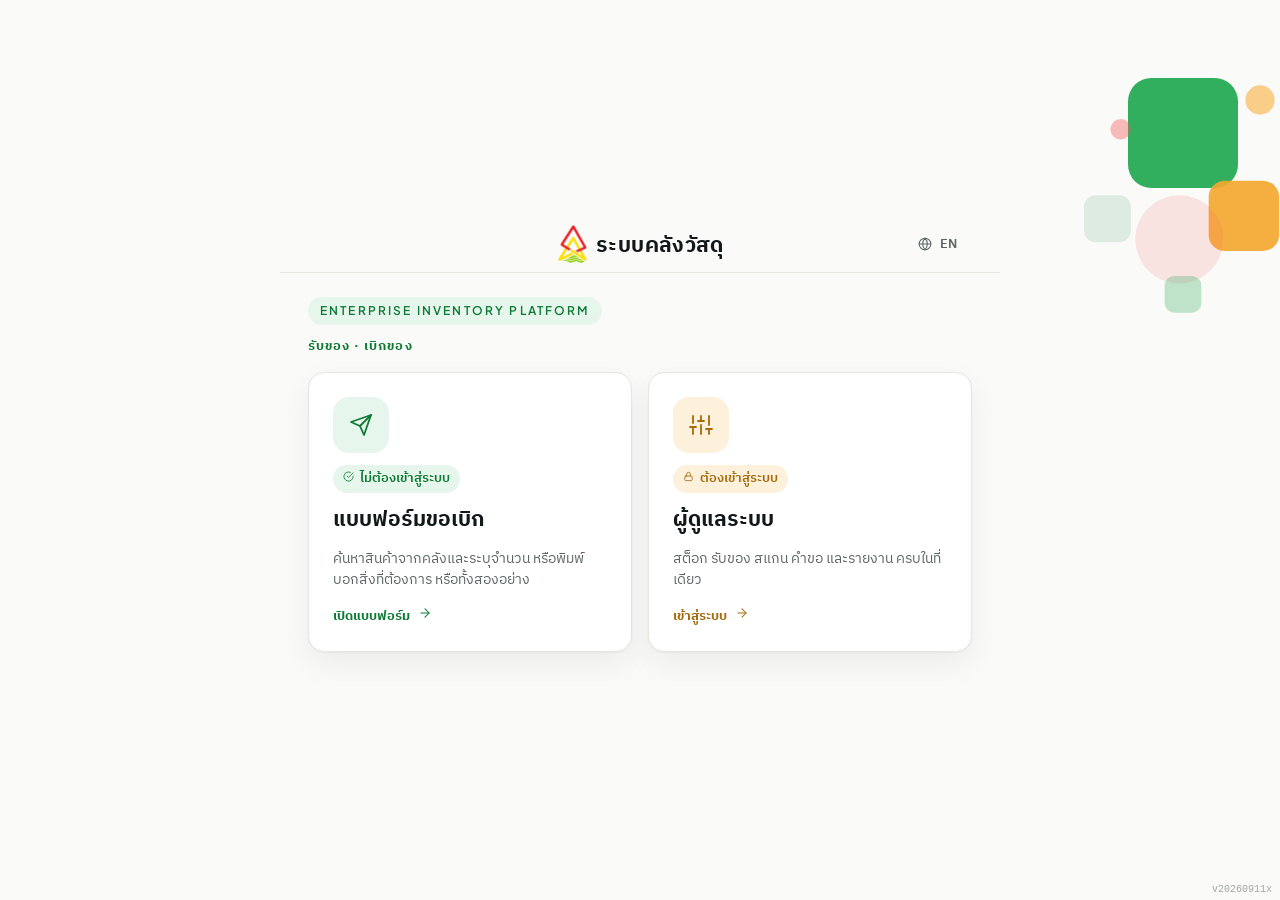
<file: index.html>
<!doctype html>
<html lang="th">
<head>
<meta charset="utf-8">
<meta name="viewport" content="width=device-width, initial-scale=1, viewport-fit=cover">
<title>Warehouse Inventory</title>

<link rel="preconnect" href="https://fonts.googleapis.com">
<link rel="stylesheet" href="https://fonts.googleapis.com/css2?family=IBM+Plex+Sans+Thai:wght@400;500;600;700&family=Plus+Jakarta+Sans:wght@600;700;800&display=swap">

<link rel="stylesheet" href="css/tokens.css?v=20260911x">
<link rel="stylesheet" href="css/app.css?v=20260911x">
</head>
<body class="hub-page">

<svg class="lp-graphic" viewBox="0 0 600 520" aria-hidden="true">
  <rect x="360" y="30" width="150" height="150" rx="32" fill="var(--lp-brand)" opacity=".92"/>
  <rect x="470" y="170" width="96" height="96" rx="22" fill="var(--lp-amber)" opacity=".9"/>
  <circle cx="430" cy="250" r="60" fill="var(--lp-coral)" opacity=".14"/>
  <rect x="300" y="190" width="64" height="64" rx="16" fill="var(--lp-brand-dark)" opacity=".12"/>
  <circle cx="540" cy="60" r="20" fill="var(--lp-amber)" opacity=".55"/>
  <rect x="410" y="300" width="50" height="50" rx="13" fill="var(--lp-brand)" opacity=".28"/>
  <circle cx="350" cy="100" r="14" fill="var(--lp-coral)" opacity=".4"/>
</svg>

<div class="app" style="max-width:720px">

  <header class="header landing-header" style="position:static">
    <span></span>
    <div class="header-brand">
      <img class="header-logo" src="img/logo-property-office.png" alt="">
      <div class="header-title" data-i18n="landingTitle">Warehouse Inventory</div>
    </div>
    <div class="header-actions">
      <button class="btn btn-ghost btn-sm" id="lang-toggle" data-icon="globe" data-icon-size="14" aria-label="Switch language"><span id="lang-toggle-label">EN</span></button>
    </div>
  </header>

  <main>
    <p class="lp-tag">Enterprise Inventory Platform</p>
    <p class="eyebrow" data-i18n="landingEyebrow">Receiving · Requisition</p>

    <div class="hub-grid">
      <a class="hub-tile" href="request.html">
        <span class="hub-tile-icon" data-icon="send" data-icon-size="24"></span>
        <span class="chip chip-ok"><span data-icon="checkCircle" data-icon-size="11"></span><span data-i18n="landingBadgeNoLogin">No login required</span></span>
        <span class="hub-tile-title" data-i18n="landingRequesterTitle">Request form</span>
        <span class="hub-tile-desc" data-i18n="landingRequesterDesc">Search the catalog and say how many, describe what you need, or both.</span>
        <span class="hub-tile-cta"><span data-i18n="landingEnter">Open the form</span><span data-icon="arrowRight" data-icon-size="14"></span></span>
      </a>
      <a class="hub-tile hub-tile-accent-amber" href="admin.html">
        <span class="hub-tile-icon" data-icon="sliders" data-icon-size="24"></span>
        <span class="chip chip-neutral"><span data-icon="lock" data-icon-size="11"></span><span data-i18n="landingBadgeLoginRequired">Staff login required</span></span>
        <span class="hub-tile-title" data-i18n="landingAdminTitle">Admin</span>
        <span class="hub-tile-desc" data-i18n="landingAdminDesc">Stock, receiving, scanning, requests, and reports in one place.</span>
        <span class="hub-tile-cta"><span data-i18n="landingEnterAdmin">Sign in</span><span data-icon="arrowRight" data-icon-size="14"></span></span>
      </a>
    </div>
  </main>
</div>

<div class="app-version no-print">v20260911x</div>

<script src="js/i18n.js?v=20260911x"></script>
<script src="js/icons.js?v=20260911x"></script>
<script>
  document.documentElement.lang = I18n.current;
  I18n.applyStatic();
  applyStaticIcons();
  document.getElementById('lang-toggle').addEventListener('click', () => {
    I18n.setLang(I18n.current === 'th' ? 'en' : 'th');
  });
</script>
</body>
</html>
</file>
<file: css/tokens.css>
/* ============================================================================
   Design tokens — instrument register (prom-design system B shape), v3.
   Direction: "Supply Chain Hub" — a clean monochrome app-UI system (white
   cards on light grey, near-black ink, near-black pill buttons for every
   committed action) with exactly one accent colour: a workwear green, used
   only for the hub icon tiles, the "healthy stock" state, and success
   moments — never for buttons, never for more than one thing on screen at
   once. Material category chips stay colour-coded for fast scanning, but
   none of them may share the accent's green (see --cat-cleaning below).
   No raw hex or px belongs in app.css — everything routes through here.
   ========================================================================= */

:root {
  /* surfaces: light neutral grey, never pure white outside cards */
  --ground:   #F2F1ED;
  --paper:    #FFFFFF;
  --paper-2:  #E9E7E1;
  --card:     #FFFFFF;

  /* line ramp — hierarchy through borders, not just existence */
  --line:        #E2E0D8;
  --line-mid:    #D0CDC2;
  --line-strong: #B0ABA0;

  /* ink ramp — near-black, neutral (not warm, not cool). ink-2 and ink-3
     share one value: a true lighter tertiary tone reads under 4.5:1 on the
     paper-2 grey fills this palette leans on (search bars, disabled
     inputs, segmented tabs), so — same fix as the landing page's earlier
     contrast pass — there is no third, lighter step here. */
  --ink:   #17171A;
  --ink-2: #66655F;
  --ink-3: #66655F;

  /* signal — the one action colour: near-black, like the reference's pill
     buttons (FILTER, SAVE, SHOW RESULTS). Not the brand accent — the accent
     is green, reserved for icon tiles and status (see --accent below). */
  --signal:       #14141A;
  --signal-hover: #2B2B32;
  --signal-wash:  #E9E7E1;
  --signal-ink:   #FFFFFF;

  /* accent — the one brand colour: a workwear green, standing in for the
     material this system is really about (steel roofing, painted racking).
     Used for hub icon tiles, the "healthy stock" state and success screens
     only — everything else stays monochrome. */
  --accent:       #2E7D54;
  --accent-hover: #256644;
  --accent-wash:  #E4F1E9;
  --accent-ink:   #1F5B3C;

  /* state tokens — product facts, not decoration. "ok" intentionally shares
     the brand accent (a healthy stock level is the good outcome this system
     exists to protect); low/discrepancy stay their own warning colours. */
  --ok:           #2E7D54;  --ok-wash:           #E4F1E9;
  --low:          #A6631F;  --low-wash:          #F5E8D8;
  --discrepancy:  #B23B3B;  --discrepancy-wash:  #F6E2E0;

  /* material category triads: base / wash / beacon. Kept colour-coded for
     scanning speed, but none of them may sit on the accent's green — that
     hue is reserved, so "Cleaning Supplies" (previously teal-green) moved
     to blue instead. */
  --cat-cement:    #7D7666;  --cat-cement-wash:    #F0EEE8;  --cat-cement-beacon:    #A9A18C;
  --cat-steel:     #33525C;  --cat-steel-wash:     #E6EDEE;  --cat-steel-beacon:     #5F8B98;
  --cat-aggregate: #7C6A45;  --cat-aggregate-wash: #F1EBDC;  --cat-aggregate-beacon: #B39D66;
  --cat-hardware:  #6B4630;  --cat-hardware-wash:  #F1E5DC;  --cat-hardware-beacon:  #A9765A;
  --cat-electrical:#8A6D1D;  --cat-electrical-wash:#F3EDD4;  --cat-electrical-beacon:#C9A227;
  --cat-sanitary:  #4A5FA0;  --cat-sanitary-wash:  #E7E9F5;  --cat-sanitary-beacon:  #7B8AC4;
  --cat-paint:     #6B4368;  --cat-paint-wash:     #F0E3EF;  --cat-paint-beacon:     #9C6B98;
  --cat-lumber:    #8B5E34;  --cat-lumber-wash:    #F1E6D8;  --cat-lumber-beacon:    #B98A54;
  --cat-cleaning:  #2E6B8F;  --cat-cleaning-wash:  #E2EEF3;  --cat-cleaning-beacon:  #5FA0C2;
  --cat-flooring:  #A85A2E;  --cat-flooring-wash:  #F5E8DC;  --cat-flooring-beacon:  #D69A66;
  --cat-ceiling:   #55707A;  --cat-ceiling-wash:   #E7EDEF;  --cat-ceiling-beacon:   #86A3AC;
  --cat-furniture: #7A3B4A;  --cat-furniture-wash: #F3E4E8;  --cat-furniture-beacon: #B37886;
  --cat-curtains:  #6E5A96;  --cat-curtains-wash:  #ECE8F5;  --cat-curtains-beacon:  #A594C9;
  --cat-other:     #5A5A58;  --cat-other-wash:     #EBEAE6;  --cat-other-beacon:     #8B8B86;

  /* elevation: mostly a 1px ring, barely any shadow — flat like the reference */
  --lift-1: 0 0 0 1px rgba(23,23,26,.07), 0 1px 2px rgba(23,23,26,.04);
  --lift-2: 0 0 0 1px rgba(23,23,26,.06), 0 6px 16px rgba(23,23,26,.08);
  --lift-3: 0 12px 32px rgba(23,23,26,.18);

  /* radius by role, not by size */
  --r-control: 12px;
  --r-media:   16px;
  --r-sheet:   20px;
  --r-commit:  999px;

  /* named z ladder */
  --z-bar: 45; --z-scrim: 48; --z-header: 50; --z-menu: 52; --z-sheet: 55;

  /* type scale — one sans, many sizes (instrument register) */
  --t-micro: .8125rem;
  --t-meta:  .875rem;
  --t-body:  1rem;
  --t-lede:  1.0625rem;
  --t-card:  1rem;
  --t-sec:   1.3125rem;
  --t-h1:    1.75rem;

  /* spacing, 4px base */
  --s1:4px; --s2:8px; --s3:12px; --s4:16px; --s5:24px; --s6:32px; --s7:48px; --s8:64px;

  /* layout */
  --pad:   clamp(16px, 4vw, 28px);
  --shell: 720px;

  /* app chrome as tokens — every scroll container references these */
  --header-h:  56px;
  --tabbar-h:  60px;
  --actionbar-h: 64px;

  /* one face across Thai + Latin; one mono for codes, quantities, timestamps */
  --ui:   'IBM Plex Sans Thai', 'IBM Plex Sans', system-ui, -apple-system, 'Segoe UI', sans-serif;
  --mono: 'IBM Plex Mono', ui-monospace, 'SFMono-Regular', monospace;

  --ease: cubic-bezier(.23,1,.32,1);
}

@media (prefers-color-scheme: dark) {
  :root {
    --ground:   #131412;
    --paper:    #1B1C19;
    --paper-2:  #232420;
    --card:     #1F201D;

    --line:        #34352F;
    --line-mid:    #46473F;
    --line-strong: #6B6C61;

    --ink:   #EDECE7;
    --ink-2: #A8A79E;
    --ink-3: #7C7B72;

    --signal:       #EDECE7;
    --signal-hover: #F7F6F2;
    --signal-wash:  #2A2B26;
    --signal-ink:   #14140F;

    --accent:       #5FB587;
    --accent-hover: #7AC79B;
    --accent-wash:  #1C2A21;
    --accent-ink:   #8ED0AA;

    --ok:          #5FB587;  --ok-wash:          #1C2A21;
    --low:         #E29A5C;  --low-wash:         #362718;
    --discrepancy: #E2807D;  --discrepancy-wash: #362020;

    --cat-cement:    #B7AF98;  --cat-cement-wash:    #26251E;  --cat-cement-beacon:    #8F8770;
    --cat-steel:     #7FAFBC;  --cat-steel-wash:     #1C2529;  --cat-steel-beacon:     #4C7883;
    --cat-aggregate: #C7AD73;  --cat-aggregate-wash: #292317;  --cat-aggregate-beacon: #9C8352;
    --cat-hardware:  #C08A6A;  --cat-hardware-wash:  #2A211B;  --cat-hardware-beacon:  #8E5F44;
    --cat-electrical:#D9BE6E;  --cat-electrical-wash:#2B2415;  --cat-electrical-beacon:#A8863A;
    --cat-sanitary:  #8FA3E0;  --cat-sanitary-wash:  #20242F;  --cat-sanitary-beacon:  #5F70A8;
    --cat-paint:     #B58FB2;  --cat-paint-wash:     #271F26;  --cat-paint-beacon:     #7A4F76;
    --cat-lumber:    #C7A06D;  --cat-lumber-wash:    #2A2115;  --cat-lumber-beacon:    #8F6A3E;
    --cat-cleaning:  #7FB8D9;  --cat-cleaning-wash:  #1C262E;  --cat-cleaning-beacon:  #3E7896;
    --cat-flooring:  #D9975F;  --cat-flooring-wash:  #2A2015;  --cat-flooring-beacon:  #A9713F;
    --cat-ceiling:   #8FB0BA;  --cat-ceiling-wash:   #1E2528;  --cat-ceiling-beacon:   #5C7880;
    --cat-furniture: #C08A97;  --cat-furniture-wash: #2A1E21;  --cat-furniture-beacon: #8F5865;
    --cat-curtains:  #A99BC9;  --cat-curtains-wash:  #241F2E;  --cat-curtains-beacon:  #7C699C;
    --cat-other:     #A2A29C;  --cat-other-wash:     #242420;  --cat-other-beacon:     #6E6E67;

    --lift-1: 0 0 0 1px rgba(0,0,0,.35), 0 1px 2px rgba(0,0,0,.3);
    --lift-2: 0 0 0 1px rgba(0,0,0,.3), 0 6px 16px rgba(0,0,0,.4);
    --lift-3: 0 12px 32px rgba(0,0,0,.5);
  }
}
</file>
<file: css/app.css>
/* ============================================================================
   Component styles. Every colour, radius and spacing value routes through
   tokens.css — nothing raw belongs here.
   ========================================================================= */

* { box-sizing: border-box; }
/* The `hidden` attribute must always win over a component's own `display`
   rule (e.g. `.btn { display: inline-flex }`) — otherwise toggling
   `el.hidden` in JS silently does nothing for anything styled that way. */
[hidden] { display: none !important; }
html { scroll-behavior: smooth; }
body {
  margin: 0;
  background: var(--ground);
  color: var(--ink);
  font-family: var(--ui);
  font-size: var(--t-body);
  line-height: 1.5;
  -webkit-font-smoothing: antialiased;
  font-variant-numeric: tabular-nums;
  overflow-x: hidden;
}
img { display: block; max-width: 100%; }
button { font-family: inherit; }
a { color: inherit; }
::selection { background: var(--signal); color: var(--signal-ink); }

.mono { font-family: var(--mono); }

/* ---- App shell ------------------------------------------------------------ */
.app {
  max-width: var(--shell);
  margin: 0 auto;
  min-height: 100vh;
  position: relative;
}

.header {
  position: sticky; top: 0; z-index: var(--z-header);
  height: var(--header-h);
  display: flex; align-items: center; justify-content: space-between;
  padding: 0 var(--pad);
  background: var(--ground);
  border-bottom: 1px solid var(--line);
}
.header-title {
  font-size: var(--t-sec);
  font-weight: 700;
  letter-spacing: .02em;
  text-transform: uppercase;
}
.header-sub {
  font-family: var(--mono);
  font-size: var(--t-micro);
  color: var(--ink-3);
}
.header-actions { display: flex; align-items: center; gap: var(--s2); }
.header-brand { display: flex; align-items: center; gap: var(--s2); min-width: 0; }
.header-logo { height: 32px; width: auto; flex: none; }

/* Landing page only: logo+title sit centered in the header instead of
   docked left — a 3-column grid (empty spacer / centered brand / lang
   toggle) keeps the brand block truly centered regardless of the toggle
   button's width on the right. */
.landing-header { display: grid; grid-template-columns: 1fr auto 1fr; align-items: center; }
.landing-header .header-brand { justify-content: center; }
.landing-header .header-actions { justify-self: end; }
.landing-header .header-logo { height: 40px; }

main {
  padding: var(--s5) var(--pad) calc(var(--tabbar-h) + var(--s8));
}

/* ---- Bottom tab bar --------------------------------------------------------- */
.tabbar {
  position: fixed; inset: auto 0 0 0; z-index: var(--z-bar);
  max-width: var(--shell); margin: 0 auto;
  height: calc(var(--tabbar-h) + env(safe-area-inset-bottom));
  padding-bottom: env(safe-area-inset-bottom);
  display: grid; grid-auto-flow: column; grid-auto-columns: 1fr;
  background: var(--paper); border-top: 1px solid var(--line);
  box-shadow: var(--lift-2);
}
.tabbar button {
  display: grid; place-items: center; gap: 3px;
  background: none; border: none; cursor: pointer;
  font-size: var(--t-micro); color: var(--ink-3);
  min-height: 48px; touch-action: manipulation;
  -webkit-tap-highlight-color: transparent;
}
.tabbar button svg { width: 20px; height: 20px; stroke: currentColor; }
.tabbar button[aria-current="page"] { color: var(--ink); font-weight: 600; }

/* ---- Buttons: the pill, in a few skins ------------------------------------- */
.btn {
  display: inline-flex; align-items: center; justify-content: center; gap: var(--s2);
  border-radius: var(--r-control);
  padding: 12px 20px;
  font-size: var(--t-meta); font-weight: 600;
  border: 1px solid transparent;
  cursor: pointer; min-height: 44px;
  transition: background .2s var(--ease), border-color .2s var(--ease), opacity .2s var(--ease);
  touch-action: manipulation;
}
/* Full stadium pill is reserved for filled, single-line committed actions —
   the reference's FILTER/SAVE/SHOW RESULTS black buttons. Outline/ghost/
   danger buttons (often short inline row actions whose label can wrap in
   Thai) keep the more modest --r-control radius, which stays legible when
   the text wraps instead of collapsing into a blob. */
.btn-primary { background: var(--signal); color: var(--signal-ink); border-radius: var(--r-commit); }
.btn-primary:hover { background: var(--signal-hover); }
.btn-primary:disabled { opacity: .4; cursor: not-allowed; }
.btn-outline { background: transparent; border-color: var(--line-strong); color: var(--ink); }
.btn-outline:hover { background: var(--paper-2); }
.btn-ghost { background: transparent; color: var(--ink-2); padding: 8px 12px; min-height: 36px; }
.btn-ghost:hover { color: var(--ink); }
.btn-danger { background: var(--discrepancy); color: #fff; }
.btn-block { width: 100%; }
.btn-sm { padding: 8px 14px; min-height: 36px; font-size: var(--t-micro); }

/* ---- Cards ------------------------------------------------------------------ */
.card {
  background: var(--card);
  border-radius: var(--r-media);
  box-shadow: var(--lift-1);
  padding: var(--s4);
}
.card + .card { margin-top: var(--s3); }
.card-row { display: flex; align-items: center; justify-content: space-between; gap: var(--s3); }
.card-title { font-weight: 600; font-size: var(--t-card); }
.card-meta { color: var(--ink-3); font-size: var(--t-micro); margin-top: 2px; }
.card-list { display: flex; flex-direction: column; gap: var(--s3); }

/* Manage Items row head: the bulk-print checkbox sits before the
   title/meta block, so this overrides .card-row's space-between with a
   plain left-aligned flow instead of pushing the two apart. */
.card-row.mi-row-head { justify-content: flex-start; }
.mi-check { display: inline-flex; align-items: center; gap: var(--s2); cursor: pointer; }
.mi-check input[type="checkbox"] { width: 18px; height: 18px; accent-color: var(--ink); cursor: pointer; }

/* Manage Items bulk-print toolbar — sits above the Active/Inactive lists,
   outside them, so it isn't rebuilt every time renderManageItemsLists()
   redraws those two containers (see openManageItemsSheet()/
   wireManageItemsForm() in app.js). */
.mi-bulk-bar {
  display: flex; align-items: center; justify-content: space-between; gap: var(--s3);
  padding: var(--s3); margin: var(--s5) 0 0;
  background: var(--paper-2); border-radius: var(--r-media);
}
.mi-select-all span { font-size: var(--t-meta); font-weight: 600; }

.stat-figure { font-family: var(--mono); font-size: var(--t-h1); font-weight: 600; letter-spacing: -.01em; }
.stat-label { font-size: var(--t-micro); color: var(--ink-3); letter-spacing: .04em; text-transform: uppercase; }

/* ---- Badges / chips ---------------------------------------------------------- */
.chip {
  display: inline-flex; align-items: center; gap: 6px;
  border-radius: var(--r-commit);
  padding: 4px 10px;
  font-size: var(--t-micro); font-weight: 600;
  white-space: nowrap;
}
.chip-cat-cement     { background: var(--cat-cement-wash);     color: var(--cat-cement); }
.chip-cat-steel      { background: var(--cat-steel-wash);      color: var(--cat-steel); }
.chip-cat-aggregate  { background: var(--cat-aggregate-wash);  color: var(--cat-aggregate); }
.chip-cat-hardware   { background: var(--cat-hardware-wash);   color: var(--cat-hardware); }
.chip-cat-electrical { background: var(--cat-electrical-wash); color: var(--cat-electrical); }
.chip-cat-sanitary   { background: var(--cat-sanitary-wash);   color: var(--cat-sanitary); }
.chip-cat-paint      { background: var(--cat-paint-wash);      color: var(--cat-paint); }
.chip-cat-lumber     { background: var(--cat-lumber-wash);     color: var(--cat-lumber); }
.chip-cat-cleaning   { background: var(--cat-cleaning-wash);   color: var(--cat-cleaning); }
.chip-cat-flooring   { background: var(--cat-flooring-wash);   color: var(--cat-flooring); }
.chip-cat-ceiling    { background: var(--cat-ceiling-wash);    color: var(--cat-ceiling); }
.chip-cat-furniture  { background: var(--cat-furniture-wash);  color: var(--cat-furniture); }
.chip-cat-curtains   { background: var(--cat-curtains-wash);   color: var(--cat-curtains); }
.chip-cat-other      { background: var(--cat-other-wash);      color: var(--cat-other); }

.chip-ok  { background: var(--ok-wash); color: var(--ok); }
.chip-low { background: var(--low-wash); color: var(--low); }
.chip-discrepancy { background: var(--discrepancy-wash); color: var(--discrepancy); }
.chip-neutral { background: var(--paper-2); color: var(--ink-2); }

.dot { width: 7px; height: 7px; border-radius: 50%; background: currentColor; flex: none; }

/* ---- Scan/search shortcut (Stock view) ------------------------------------------ */
/* A single tappable card, first thing under the header on Stock — jumps
   straight to Scan (js/app.js) so finding one item among a large catalog
   doesn't require scrolling/filtering the list below it. */
.scan-shortcut {
  display: flex; align-items: center; gap: var(--s3); width: 100%;
  text-align: left; border: none; cursor: pointer; font-family: inherit;
  background: var(--card); border-radius: var(--r-media); box-shadow: var(--lift-1);
  padding: var(--s4); margin-bottom: var(--s5);
  transition: box-shadow .2s var(--ease), transform .2s var(--ease);
}
.scan-shortcut:hover, .scan-shortcut:focus-visible { box-shadow: var(--lift-2); outline: none; }
.scan-shortcut-icon {
  display: inline-flex; align-items: center; justify-content: center;
  width: 44px; height: 44px; border-radius: var(--r-control); flex: none;
  background: var(--accent-wash); color: var(--accent-ink);
}
.scan-shortcut-text { flex: 1; min-width: 0; display: flex; flex-direction: column; gap: 2px; }
.scan-shortcut-title { font-weight: 600; font-size: var(--t-card); }
.scan-shortcut-desc { color: var(--ink-2); font-size: var(--t-micro); }
.scan-shortcut-arrow { flex: none; color: var(--ink-3); display: inline-flex; }

/* ---- Stock card -> item detail (Stock view) --------------------------------------- */
.card-clickable { cursor: pointer; transition: box-shadow .2s var(--ease); }
.card-clickable:hover, .card-clickable:focus-visible { box-shadow: var(--lift-2); outline: none; }

/* ---- Item detail sheet (Stock -> tap a card) -------------------------------------- */
.idet-photo {
  width: 100%; max-height: 200px; object-fit: cover;
  border-radius: var(--r-media); margin-bottom: var(--s4); display: block;
}
.idet-move-list { display: flex; flex-direction: column; gap: var(--s2); }
.idet-move-row {
  display: flex; align-items: center; justify-content: space-between; gap: var(--s3);
  padding: var(--s3); background: var(--paper-2); border-radius: var(--r-control);
}
.idet-move-row-text { display: flex; flex-direction: column; gap: 2px; min-width: 0; }
.idet-move-qty { font-family: var(--mono); font-weight: 600; flex: none; }
.idet-move-qty.pos { color: var(--ok); }
.idet-move-qty.neg { color: var(--discrepancy); }
.idet-actions { display: flex; gap: var(--s2); margin-top: var(--s5); }
.idet-actions .btn { flex: 1; }

/* ---- Search --------------------------------------------------------------------- */
.search-wrap { position: relative; margin-bottom: var(--s3); }
.search-wrap > svg.icon { position: absolute; left: 12px; top: 50%; transform: translateY(-50%); color: var(--ink-3); pointer-events: none; }
/* Scoped as ".search-wrap .search-input" (not just ".search-input") on
   purpose: the request-form item search sits inside a ".field" wrapper (it
   needs a <label>), and ".field input" — one class + one type selector —
   otherwise outranks a bare ".search-input" on specificity and silently
   collapses this padding back to the generic field padding, which pulls
   the placeholder text left until it overlaps the search icon. Two classes
   beats class+type regardless of source order, so this wins everywhere the
   markup ever nests a search bar. Also opts out of the native
   type="search" chrome (appearance: none) so a focused/filled field can't
   reintroduce its own reserved inset either. */
.search-wrap .search-input {
  appearance: none; -webkit-appearance: none;
  display: block; width: 100%; border: 1px solid transparent; border-radius: var(--r-commit);
  padding: 10px var(--s3) 10px 36px; font-size: var(--t-meta); font-family: inherit;
  background: var(--paper-2); color: var(--ink); margin-bottom: 0;
}
.search-wrap .search-input::-webkit-search-cancel-button,
.search-wrap .search-input::-webkit-search-decoration { -webkit-appearance: none; appearance: none; }
.search-wrap .search-input::placeholder { color: var(--ink-3); }
.search-wrap .search-input:focus {
  outline: none; background: var(--paper); border-color: var(--line-strong); box-shadow: 0 0 0 3px var(--signal-wash);
}

/* ---- Icons inside buttons/chips --------------------------------------------------- */
.btn svg.icon, .facet svg.icon, .chip svg.icon { flex: none; }

/* ---- Facets / segmented control ----------------------------------------------- */
.facets { display: flex; gap: var(--s2); overflow-x: auto; padding-bottom: var(--s1); margin-bottom: var(--s4); }
.facets::-webkit-scrollbar { display: none; }
.facet {
  display: inline-flex; align-items: center; gap: 5px;
  flex: none; border-radius: var(--r-commit); border: 1px solid var(--line-mid);
  padding: 7px 14px; font-size: var(--t-micro); font-weight: 600; color: var(--ink-2);
  background: var(--paper); cursor: pointer; touch-action: manipulation;
}
.facet[aria-pressed="true"] { background: var(--signal); color: var(--signal-ink); border-color: var(--signal); }

.segmented {
  display: grid; grid-auto-flow: column; grid-auto-columns: 1fr;
  background: var(--paper-2); border-radius: var(--r-control); padding: 3px; gap: 3px;
  margin-bottom: var(--s4);
}
.segmented button {
  display: flex; flex-direction: column; align-items: center; justify-content: center; gap: 3px;
  border: none; background: transparent; border-radius: calc(var(--r-control) - 3px);
  padding: 8px 4px; font-size: var(--t-micro); font-weight: 600; color: var(--ink-2);
  cursor: pointer;
}
.segmented button[aria-pressed="true"] { background: var(--paper); color: var(--ink); box-shadow: var(--lift-1); }

/* ---- Section headers -------------------------------------------------------- */
.section-head { display: flex; align-items: baseline; justify-content: space-between; margin: var(--s6) 0 var(--s3); }
.section-head:first-child { margin-top: 0; }
.section-head h2 {
  font-size: var(--t-sec); margin: 0; font-weight: 700;
  text-transform: uppercase; letter-spacing: .03em;
}
.section-head .count { font-family: var(--mono); color: var(--ink-3); font-size: var(--t-micro); }

.eyebrow {
  font-family: var(--ui); font-weight: 700; font-size: var(--t-micro); letter-spacing: .08em;
  text-transform: uppercase; color: var(--ink-3); margin: 0 0 var(--s2);
}

.empty {
  text-align: center; padding: var(--s7) var(--s4); color: var(--ink-3);
  border: 1px dashed var(--line-mid); border-radius: var(--r-media);
}
.empty p { margin: 0 0 var(--s3); }

/* ---- Forms -------------------------------------------------------------------- */
.field { margin-bottom: var(--s4); }
.field label {
  display: block; font-size: var(--t-micro); font-weight: 600; color: var(--ink-2);
  margin-bottom: var(--s2);
}
.field input, .field select, .field textarea {
  width: 100%; border: 1px solid transparent; border-radius: var(--r-control);
  padding: 11px var(--s3); font-size: var(--t-body); font-family: inherit;
  background: var(--paper-2); color: var(--ink);
}
.field textarea { resize: vertical; min-height: 72px; }
.field input:focus, .field select:focus, .field textarea:focus {
  outline: none; background: var(--paper); border-color: var(--line-strong); box-shadow: 0 0 0 3px var(--signal-wash);
}
.field-hint { font-size: var(--t-micro); color: var(--ink-3); margin-top: var(--s1); }
.field input:disabled { background: var(--line); color: var(--ink-3); cursor: not-allowed; }

.field-with-btn { display: flex; gap: var(--s2); align-items: stretch; }
.field-with-btn select, .field-with-btn input { flex: 1; min-width: 0; }
.field-with-btn .btn { flex: 1; }

/* Copies-to-print field next to every "Print sticker" button (Manage Items
   row, Item detail, Receive/Return confirmation) — a small labeled field
   sized to sit inline with a btn-sm/btn without changing that button's own
   width. */
.qty-field { display: flex; flex-direction: column; gap: 3px; flex: none; }
.qty-field-label {
  font-size: 9px; font-weight: 600; letter-spacing: .04em; text-transform: uppercase;
  color: var(--ink-3); text-align: center;
}
.qty-mini-input {
  width: 56px; flex: none; border: 1px solid transparent; border-radius: var(--r-control);
  padding: 8px; min-height: 36px; font-size: var(--t-micro); font-family: var(--mono);
  background: var(--paper-2); color: var(--ink); text-align: center;
}
.qty-mini-input:focus {
  outline: none; background: var(--paper); border-color: var(--line-strong); box-shadow: 0 0 0 3px var(--signal-wash);
}
.btn-icon-add {
  display: inline-flex; align-items: center; justify-content: center;
  flex: none; width: 44px;
  border: 1px solid var(--line-strong); border-radius: var(--r-control);
  background: transparent; color: var(--ink); cursor: pointer; touch-action: manipulation;
}
.btn-icon-add:hover { background: var(--paper-2); }

.new-category-row { display: flex; gap: var(--s2); align-items: center; margin-top: var(--s2); }
.new-category-row input { flex: 1; min-width: 0; margin: 0; }
.field-row { display: grid; grid-template-columns: 1fr 1fr; gap: var(--s3); }

.form-error {
  background: var(--discrepancy-wash); color: var(--discrepancy);
  border-radius: var(--r-control); padding: var(--s3); font-size: var(--t-meta);
  margin-bottom: var(--s4);
}
.form-success {
  background: var(--ok-wash); color: var(--ok);
  border-radius: var(--r-control); padding: var(--s3); font-size: var(--t-meta);
  margin-bottom: var(--s4);
}

/* ---- Sheet (bottom modal) ------------------------------------------------------ */
.scrim {
  position: fixed; inset: 0; z-index: var(--z-scrim);
  background: rgba(20,20,16,.5);
  display: flex; align-items: flex-end; justify-content: center;
}
.scrim[hidden] { display: none; }
.sheet {
  width: 100%; max-width: var(--shell);
  max-height: 88vh; overflow-y: auto;
  background: var(--paper);
  border-radius: var(--r-sheet) var(--r-sheet) 0 0;
  padding: var(--s5) var(--pad) calc(var(--s6) + env(safe-area-inset-bottom));
  box-shadow: var(--lift-3);
}
.sheet-handle { width: 36px; height: 4px; border-radius: var(--r-commit); background: var(--line-strong); margin: 0 auto var(--s4); }
.sheet-head { display: flex; align-items: center; justify-content: space-between; margin-bottom: var(--s4); }
.sheet-head h3 { margin: 0; font-size: var(--t-sec); font-weight: 600; }
.sheet-close { background: none; border: none; color: var(--ink-3); font-size: 20px; cursor: pointer; padding: var(--s1); }

/* ---- Scan view ------------------------------------------------------------------ */
.scan-frame {
  position: relative; width: 100%; aspect-ratio: 1 / 1; max-width: 320px;
  margin: 0 auto var(--s4); border-radius: var(--r-media); overflow: hidden;
  background: var(--ink); box-shadow: var(--lift-2);
}
.scan-frame video { width: 100%; height: 100%; object-fit: cover; }
.scan-frame .reticle {
  position: absolute; inset: 12%; border: 2px solid rgba(255,255,255,.85);
  border-radius: var(--r-media); pointer-events: none;
}
.scan-note { text-align: center; color: var(--ink-3); font-size: var(--t-micro); margin-bottom: var(--s4); }

/* ---- Sticker (printable) --------------------------------------------------------- */
.sticker {
  display: flex; align-items: center; gap: var(--s3);
  background: #fff; color: #111; border: 1px solid #ccc; border-radius: 8px;
  padding: var(--s3); width: fit-content;
}
.sticker-logo { height: 16px; width: auto; margin-bottom: 3px; }
.sticker-sku { font-weight: 700; font-size: 13px; }
.sticker-date { font-size: 11px; color: #555; margin-top: 2px; }

/* ---- Tables (reports) -------------------------------------------------------------- */
.table-scroll { overflow-x: auto; border-radius: var(--r-media); box-shadow: var(--lift-1); }
table { width: 100%; border-collapse: collapse; background: var(--card); font-size: var(--t-meta); }
th, td { text-align: left; padding: var(--s3); white-space: nowrap; }
th {
  font-size: var(--t-micro); text-transform: uppercase; letter-spacing: .04em;
  color: var(--ink-3); border-bottom: 1px solid var(--line);
}
td { border-bottom: 1px solid var(--line); }
tr:last-child td { border-bottom: none; }
td.num, th.num { text-align: right; font-family: var(--mono); }

/* ---- Toast ------------------------------------------------------------------------- */
.toast {
  position: fixed; left: 50%; bottom: calc(var(--tabbar-h) + var(--s4));
  transform: translateX(-50%);
  background: var(--ink); color: var(--ground);
  padding: 12px 20px; border-radius: var(--r-control);
  font-size: var(--t-meta); box-shadow: var(--lift-3);
  z-index: var(--z-sheet); max-width: calc(100% - var(--s6));
  text-align: center;
}
.toast.error { background: var(--discrepancy); }
.toast.success { background: var(--ok); }

/* ---- Version badge ------------------------------------------------------------------
   A small, non-interactive corner label so it's obvious at a glance whether a
   device is actually running the latest deploy or a stale cached copy (see
   the ?v= query string on every local <script>/<link> tag, which this same
   number should always match). Fixed positioning keeps it clear of the
   bottom tabbar/content regardless of scroll or which page it's on; hidden
   on print so it never shows up on the printed requisition slip. */
.app-version {
  position: fixed; right: 8px; bottom: 3px; z-index: 40;
  font-family: var(--mono); font-size: 10px; color: var(--ink-3);
  opacity: .55; pointer-events: none; user-select: none;
}

/* ---- Loading skeleton ---------------------------------------------------------------- */
.skeleton {
  background: linear-gradient(90deg, var(--paper-2) 25%, var(--line) 37%, var(--paper-2) 63%);
  background-size: 400% 100%;
  animation: shimmer 1.4s ease infinite;
  border-radius: var(--r-control);
}
@keyframes shimmer { 0% { background-position: 100% 50%; } 100% { background-position: 0 50%; } }

@media (prefers-reduced-motion: reduce) {
  .skeleton { animation: none; }
}

/* ---- Print ------------------------------------------------------------------------------ */
/* .print-sheet (request.html) is the printable requisition slip — built to
   stand alone on paper, so it never needs #print-area's on-screen card look.
   Hidden here, shown only under @media print below. */
.print-sheet { display: none; }

/* .admin-print-sheet (admin.html) is the print-only target every sticker
   print action populates — a single item's repeated-copy sheet
   (printStickerSheet() in app.js, used by Manage Items/Receive/Return) or
   Manage Items' "Print selected" bulk action (printSelectedStickers()):
   either way, a grid of stickers to cut apart from plain A4 paper — no
   specific label-sheet brand/alignment to match, so sticker size/spacing
   here is free to pick (kept generous enough to stay easily scannable once
   cut out). Same hide/show pattern as .print-sheet above. */
.admin-print-sheet { display: none; }

@media print {
  .header, .tabbar, .btn, .toast, .no-print, .login-screen, .scrim { display: none !important; }
  body { background: #fff; }
  main { padding: 0; }
  /* admin.html's whole app shell — id="app-shell" is unique to that page;
     request.html's own .app div carries no id, and still needs to print
     .print-sheet nested inside it, so this can't just target ".app". None
     of admin.html's on-screen content (whichever tab happens to be active,
     e.g. the full Stock list) is meant to print — only the print-only
     containers that follow it in the DOM (.admin-print-sheet). Hiding the
     shell outright, rather than trying to zero out its box with
     min-height:0 (which left it laying claim to a full blank page above
     the actual print content — reported as "page 1 is blank, stickers
     start on page 2"), is the only way guaranteed to leave no residual
     height behind, regardless of what's nested inside it. */
  #app-shell { display: none !important; }
  #print-area {
    /* On-screen confirmation card is a digital summary; .print-sheet below
       is what actually goes on paper, so the card doesn't print at all. */
    display: none !important;
  }
  .confirm-code { background: #fff !important; color: #111 !important; border: 1px solid #ccc; }
  .print-sheet { display: block; color: #111; }

  /* flex-wrap, not CSS Grid — Chrome's print engine has a long-standing bug
     where a grid container doesn't reliably fragment starting at the very
     top of the first page (it often pushes the whole grid to page 2 even
     with zero space above it), which is exactly the "blank page 1" report
     this replaced. Flexbox wrapping has always fragmented across print
     pages correctly. */
  .admin-print-sheet.print-sticker-grid {
    display: flex;
    flex-wrap: wrap;
    gap: 6mm;
    padding: 8mm;
    color: #111;
  }
  /* Two per row: each sticker is half the row width minus its share of the
     one gap between them — otherwise a short SKU name would leave a lot of
     dead space between cut lines. The dashed border doubles as the cut
     guide. break-inside/page-break-inside stop a sticker from being sliced
     across two pages when the sheet runs long. */
  .print-sticker-grid .sticker {
    width: calc(50% - 3mm); box-sizing: border-box;
    border: 1px dashed #999;
    break-inside: avoid; page-break-inside: avoid;
  }
}

/* ---- Printable requisition slip (request.html, print/PDF only) — modeled
   on the paper "ใบเบิกวัสดุ/อุปกรณ์" slip this form replaces: header info,
   a numbered item table, and 4 signature boxes for the physical sign-off
   chain (requester -> supervisor -> issuer -> receiver). Plain borders and
   black-on-white throughout since this is meant to be printed/scanned, not
   viewed on screen. ------------------------------------------------------ */
.print-sheet-letterhead {
  display: flex; align-items: center; gap: var(--s3); margin-bottom: var(--s3);
}
.print-sheet-logo {
  height: 56px; width: auto; display: block;
}
.print-sheet-org-name {
  font-size: var(--t-meta); font-weight: 700; line-height: 1.3;
}
.print-sheet-head {
  display: flex; justify-content: space-between; align-items: flex-end;
  border-bottom: 2px solid #111; padding-bottom: var(--s3); margin-bottom: var(--s4);
}
.print-sheet-title { font-size: var(--t-sec); font-weight: 700; }
.print-sheet-code { font-family: var(--mono); font-size: var(--t-meta); }
/* Groups the request code with its QR badge (staff scan this off the
   printed/PDF slip to jump straight to the "fulfill this request" screen —
   see openFulfillRequestSheet() in app.js) so the pair right-aligns as one
   unit instead of the QR fighting the code for baseline alignment. */
.print-sheet-code-group { display: flex; flex-direction: column; align-items: flex-end; gap: var(--s1); }
.print-sheet-qr { width: 72px; height: 72px; }
.print-sheet-qr img, .print-sheet-qr canvas, .print-sheet-qr table { width: 100% !important; height: 100% !important; }
/* table-layout: fixed keeps column widths identical across every row
   regardless of content length — with the default "auto" layout, a long
   wrapped label in one row (e.g. the Thai area/job header) could pull that
   column's width differently row-to-row, which is exactly the kind of
   mismatch that made cell borders look broken/incomplete in print. Borders
   are drawn with box-shadow (inset) rather than the border property for the
   same reason: Chrome's print rasterizer has a long-standing bug where
   collapsed 1px table borders render with missing/dashed segments — an
   inset box-shadow paints the same visual line without going through that
   border-collapse code path, so it survives printing/PDF export intact. */
.print-sheet-meta {
  width: 100%; table-layout: fixed; border-collapse: collapse; margin-bottom: var(--s4); font-size: var(--t-meta);
}
.print-sheet-meta th, .print-sheet-meta td {
  /* white-space: normal overrides the site-wide "th, td { white-space:
     nowrap }" rule (used by the admin Reports tables) — without it, that
     global rule silently wins and suppresses wrapping entirely regardless
     of word-break, which is what let the long area/job label overflow and
     visually collide with the next cell's text. */
  box-shadow: inset 0 0 0 1px #999; padding: var(--s2) var(--s3); text-align: left; vertical-align: top;
  white-space: normal; word-break: break-word;
}
.print-sheet-meta th { width: 18%; background: #f2f2f2; font-weight: 600; }
.print-sheet-meta td { width: 32%; }
.print-sheet-items {
  width: 100%; table-layout: fixed; border-collapse: collapse; margin-bottom: var(--s5); font-size: var(--t-meta);
}
.print-sheet-items th, .print-sheet-items td {
  box-shadow: inset 0 0 0 1px #999; padding: var(--s2) var(--s3); text-align: left;
  white-space: normal; word-break: break-word;
}
.print-sheet-items th { background: #f2f2f2; font-weight: 600; }
.print-sheet-items .print-col-no { width: 8%; text-align: center; }
.print-sheet-items .print-col-qty { width: 12%; text-align: right; }
.print-sheet-items .print-col-unit { width: 14%; }
.print-sheet-notes {
  font-size: var(--t-meta); margin: 0 0 var(--s5);
  padding-bottom: var(--s3); border-bottom: 1px solid #999;
}
.print-sheet-notes strong { display: block; margin-bottom: var(--s1); }
.print-sheet-signatures {
  display: grid; grid-template-columns: 1fr 1fr; gap: var(--s5) var(--s6); margin-top: var(--s5);
}
.print-sig-box { text-align: center; }
.print-sig-line { height: 48px; border-bottom: 1px solid #111; }
.print-sig-label { margin-top: var(--s2); font-size: var(--t-meta); }
/* Repeats on every physical printed page (Chrome/Edge keep position:fixed
   elements pinned per page when printing) — shows the request number so a
   multi-page slip stays identifiable if pages get separated. Real "Page X
   of Y" numbering isn't something a web page's own CSS/JS can compute
   (browsers don't expose pagination info to page content); the built-in
   equivalent is the browser's own Print dialog -> "More settings" ->
   Headers and footers, which prints real page numbers automatically. */
.print-sheet-footer {
  display: none;
}
@media print {
  .print-sheet-footer {
    display: block; position: fixed; bottom: 0; left: 0; right: 0;
    text-align: center; font-size: var(--t-micro); color: #666;
    border-top: 1px solid #ccc; padding-top: var(--s2);
  }
}

/* ---- Landing page (index.html) — a hub screen, same component library as
   the rest of the app (header, eyebrow, chip) plus one new pattern: a grid
   of icon tiles, the app's two entry points standing in for what would be
   a "Sales / Inventory / Purchasing" hub grid in the reference system. */
body.hub-page {
  display: flex; align-items: center; justify-content: center;
  min-height: 100vh; min-height: 100dvh;
}
body.hub-page .app { min-height: 0; }
body.hub-page main { padding-bottom: var(--s6); }
.hub-grid {
  display: flex; flex-direction: column; gap: var(--s4);
  margin-top: var(--s4);
}
.hub-tile {
  display: flex; flex-direction: column; align-items: flex-start; gap: var(--s3);
  background: var(--card); border-radius: var(--r-media); box-shadow: var(--lift-1);
  padding: var(--s5); text-decoration: none; color: inherit;
  transition: box-shadow .2s var(--ease), transform .2s var(--ease);
}
.hub-tile:hover, .hub-tile:focus-visible { box-shadow: var(--lift-2); transform: translateY(-2px); outline: none; }
.hub-tile-icon {
  display: inline-flex; align-items: center; justify-content: center;
  width: 56px; height: 56px; border-radius: var(--r-media);
  background: var(--accent-wash); color: var(--accent-ink); flex: none;
}
.hub-tile-title { font-size: var(--t-sec); font-weight: 700; }
.hub-tile-desc { color: var(--ink-2); font-size: var(--t-meta); }
.hub-tile-cta {
  display: inline-flex; align-items: center; gap: var(--s2);
  margin-top: var(--s1); font-size: var(--t-micro); font-weight: 700; color: var(--ink);
}

/* ============================================================================
   Landing page bright theme (index.html only) — a modern, colorful
   enterprise-SaaS register: warm white ground, a saturated green primary
   plus amber secondary (both already in the brand — the green is the app's
   own --accent at a punchier saturation, the amber echoes the logo's gold),
   and an abstract geometric graphic instead of literal illustration.
   Layered on top of the structural rules above (.hub-grid/.hub-tile shape,
   flex centering) the same way the login screen's cinematic theme layers
   on .login-card — local --lp-* tokens only, never --ground/--ink/etc, so
   this can't leak into the operational app past login. Deliberately one
   fixed light mood regardless of OS theme, same reasoning as the login
   screen committing to always-dark.
   ========================================================================= */
body.hub-page {
  --lp-bg:          #FAFAF8;
  --lp-surface:     #FFFFFF;
  --lp-ink:         #12181A;
  --lp-ink-2:       #5B6664;
  --lp-line:        #E7E5DF;
  --lp-brand:       #16A34A;
  --lp-brand-dark:  #0D7A34;
  --lp-brand-wash:  #E7F6EC;
  --lp-amber:       #F5A524;
  --lp-amber-dark:  #A66A0A;
  --lp-amber-wash:  #FDF1DC;
  --lp-coral:       #EF5350;
  --lp-display:     'Plus Jakarta Sans', var(--ui);
}
body.hub-page { background: var(--lp-bg); color: var(--lp-ink); overflow-x: hidden; }
body.hub-page .header { background: var(--lp-bg); border-bottom-color: var(--lp-line); }
body.hub-page .header-title { color: var(--lp-ink); font-family: var(--lp-display); }
body.hub-page .eyebrow { color: var(--lp-brand-dark); }
body.hub-page .app-version { color: var(--lp-ink-2); }
body.hub-page .btn-ghost { color: var(--lp-ink-2); }
body.hub-page .btn-ghost:hover { color: var(--lp-ink); background: var(--lp-line); }

/* Decorative abstract graphic — a scatter of rounded shapes in the brand
   colors, standing in for a literal warehouse illustration. Sits behind
   the content (z-index 0 vs. content's 1), clipped by the page's own
   overflow-x:hidden above so it can bleed off the right edge without
   creating horizontal scroll. */
.lp-graphic {
  position: absolute; top: var(--header-h); right: -24px; z-index: 0; pointer-events: none;
  width: min(46vw, 440px); height: auto; opacity: .95;
}
body.hub-page .app { position: relative; z-index: 1; }

/* Unscoped base (not "body.hub-page .lp-tag") since this is also used on
   the login screen, whose body carries no .hub-page class — color/background
   are the only parts that differ per context, set separately below. */
.lp-tag {
  font-family: var(--lp-display); font-size: .75rem; font-weight: 600;
  letter-spacing: .18em; text-transform: uppercase;
  display: inline-block; padding: 5px 12px; border-radius: var(--r-commit); margin: 0 0 var(--s3);
}
body.hub-page .lp-tag { color: var(--lp-brand-dark); background: var(--lp-brand-wash); }
.login-screen .lp-tag { color: var(--lp-amber-dark); background: var(--lp-amber-wash); }

body.hub-page .hub-tile {
  background: var(--lp-surface); border: 1px solid var(--lp-line);
  box-shadow: 0 1px 2px rgba(18, 24, 26, .04), 0 12px 32px rgba(18, 24, 26, .06);
}
body.hub-page .hub-tile:hover, body.hub-page .hub-tile:focus-visible {
  transform: translateY(-4px);
  box-shadow: 0 1px 2px rgba(18, 24, 26, .04), 0 20px 48px rgba(18, 24, 26, .12);
}
body.hub-page .hub-tile-title { color: var(--lp-ink); }
body.hub-page .hub-tile-desc { color: var(--lp-ink-2); }
body.hub-page .hub-tile-icon { background: var(--lp-brand-wash); color: var(--lp-brand-dark); }
body.hub-page .hub-tile-cta { color: var(--lp-brand-dark); }
body.hub-page .hub-tile-accent-amber .hub-tile-icon { background: var(--lp-amber-wash); color: var(--lp-amber-dark); }
body.hub-page .hub-tile-accent-amber .hub-tile-cta { color: var(--lp-amber-dark); }
body.hub-page .chip-ok { background: var(--lp-brand-wash); color: var(--lp-brand-dark); }
body.hub-page .chip-neutral { background: var(--lp-amber-wash); color: var(--lp-amber-dark); }

/* ---- Admin login screen (admin.html) -------------------------------------------------- */
.login-screen {
  min-height: 100vh; min-height: 100dvh;
  display: flex; align-items: center; justify-content: center;
  padding: var(--pad);
}
.login-card {
  width: 100%; max-width: 360px;
  background: var(--card); border-radius: var(--r-media); box-shadow: var(--lift-2);
  padding: var(--s6) var(--s5);
}
.login-card .field { margin-top: var(--s4); }
.login-brand { display: flex; flex-direction: column; align-items: center; gap: var(--s2); }
.login-brand .header-logo { height: 48px; }

/* ============================================================================
   Login screen — same bright/modern register as the landing page (see
   "Landing page bright theme" above), not its own mood. Shares the exact
   --lp-* tokens (added to .login-screen's selector list below) and reuses
   .lp-graphic/.lp-tag as-is. The one deliberate difference: amber instead
   of green is the accent thread here — the landing page's "Admin" card is
   already amber-accented, so arriving at an amber-accented login screen
   after clicking it reads as one continuous path, not two different
   products.
   ========================================================================= */
.login-screen {
  --lp-bg:          #FAFAF8;
  --lp-surface:     #FFFFFF;
  --lp-ink:         #12181A;
  --lp-ink-2:       #5B6664;
  --lp-line:        #E7E5DF;
  --lp-brand:       #16A34A;
  --lp-brand-dark:  #0D7A34;
  --lp-amber:       #F5A524;
  --lp-amber-dark:  #A66A0A;
  --lp-amber-wash:  #FDF1DC;
  --lp-coral:       #EF5350;
  --lp-display:     'Plus Jakarta Sans', var(--ui);
}
.login-screen { background: var(--lp-bg); color: var(--lp-ink); overflow: hidden; }
.login-screen .login-card { position: relative; z-index: 1; }

.login-screen .header-title { font-family: var(--lp-display); }
.login-screen .eyebrow { color: var(--lp-amber-dark); }
.login-screen .app-version { color: var(--lp-ink-2); }

.login-screen .login-card {
  background: var(--lp-surface); border: 1px solid var(--lp-line);
  box-shadow: 0 1px 2px rgba(18, 24, 26, .04), 0 24px 56px rgba(18, 24, 26, .1);
}
.login-screen .field input:focus { border-color: var(--lp-amber); box-shadow: 0 0 0 3px var(--lp-amber-wash); }
.login-screen .btn-primary { background: var(--lp-amber); color: var(--lp-ink); }
.login-screen .btn-primary:hover { background: #E6981C; }
.login-screen .field-hint, .login-screen a.field-hint { color: var(--lp-ink-2); }
.login-screen #login-error .form-error { background: #FBE2E1; color: #B23B3B; }

/* ---- Public request confirmation / printable receipt (request.html) ------------------- */
.confirm-card { text-align: center; padding: var(--s6) var(--s5); }
.confirm-check { color: var(--ok); margin: 0 auto var(--s3); display: flex; justify-content: center; }
.confirm-title { font-size: var(--t-sec); font-weight: 700; margin-bottom: var(--s2); }
.confirm-code {
  font-family: var(--mono); font-size: var(--t-h1); font-weight: 700; letter-spacing: .02em;
  background: var(--signal-wash); color: var(--signal); border-radius: var(--r-control);
  padding: var(--s4); margin: var(--s4) 0;
}
.confirm-rows { text-align: left; border-top: 1px solid var(--line); padding-top: var(--s4); margin-top: var(--s2); }
.confirm-row { display: flex; justify-content: space-between; gap: var(--s3); padding: var(--s2) 0; font-size: var(--t-meta); }
.confirm-row span { color: var(--ink-3); }
.confirm-comment {
  text-align: left; margin-top: var(--s3); padding-top: var(--s3); border-top: 1px solid var(--line);
  font-size: var(--t-meta); white-space: pre-wrap;
}

/* ---- Public request item search / picker (request.html) --------------------------------- */
.req-item-results {
  display: flex; flex-direction: column; gap: var(--s2);
  margin-top: var(--s2); max-height: 260px; overflow-y: auto;
}
.req-item-option {
  display: flex; align-items: center; gap: var(--s3);
  width: 100%; text-align: left; border: 1px solid var(--line); border-radius: var(--r-control);
  padding: var(--s3); background: var(--card); font-family: inherit; cursor: pointer;
}
.req-item-option:hover { background: var(--paper-2); }
.req-item-option svg.icon { flex: none; color: var(--ink-3); }
.req-item-option-thumb { width: 32px; height: 32px; flex: none; border-radius: var(--r-media); object-fit: cover; }
.req-item-option-text { display: flex; flex-direction: column; gap: 2px; min-width: 0; }
.req-item-empty { color: var(--ink-3); font-size: var(--t-micro); padding: var(--s2) 0; }

/* The list of items a requester has added — one row per item, each with its
   own quantity, so a request can ask for any number of items in one go. */
.req-item-list { display: flex; flex-direction: column; gap: var(--s2); margin-top: var(--s3); }
.req-item-row {
  display: flex; align-items: center; gap: var(--s3);
  border: 1px solid var(--line); border-radius: var(--r-control);
  padding: var(--s3); background: var(--paper-2);
}
.req-item-row-text { display: flex; flex-direction: column; gap: 2px; min-width: 0; flex: 1; }
/* Scoped as ".req-item-row .req-item-row-qty" (not just ".req-item-row-qty")
   for the same reason the search input above is double-scoped: this list
   sits inside a ".field" wrapper (the "Items" label needs one), and
   ".field input" — one class + one type selector, specificity (0,1,1) —
   otherwise outranks a bare ".req-item-row-qty" (0,1,0) and collapses it
   back to width:100%, which crushes the item name/code text next to it
   down to almost nothing. Two classes (0,2,0) beats class+type regardless
   of source order. */
.req-item-row .req-item-row-qty {
  width: 100px; flex: none; border: 1px solid transparent; border-radius: var(--r-control);
  padding: 8px var(--s2); font-size: var(--t-meta); font-family: inherit;
  background: var(--paper); color: var(--ink); text-align: right;
}
.req-item-row .req-item-row-qty:focus { outline: none; border-color: var(--line-strong); box-shadow: 0 0 0 3px var(--signal-wash); }
.req-item-row-remove {
  display: inline-flex; align-items: center; justify-content: center; flex: none;
  width: 32px; height: 32px; border: none; border-radius: 50%;
  background: transparent; color: var(--ink-3); cursor: pointer; touch-action: manipulation;
}
.req-item-row-remove:hover { background: var(--line); color: var(--ink); }
.req-item-row-readonly { background: var(--paper); }
.req-item-row-qty-display { flex: none; font-size: var(--t-meta); font-weight: 600; color: var(--ink); }

.mi-row-thumb { width: 40px; height: 40px; flex: none; border-radius: var(--r-media); object-fit: cover; border: 1px solid var(--line); }

/* ---- Evidence photos (Receive/Return/Issue) --------------------------------- */
.evidence-thumbs { display: flex; flex-wrap: wrap; gap: var(--s2); margin-top: var(--s2); }
.evidence-thumb {
  position: relative; width: 64px; height: 64px; flex: none;
  border: 1px solid var(--line); border-radius: var(--r-media); overflow: hidden;
}
.evidence-thumb img { width: 100%; height: 100%; object-fit: cover; display: block; }
.evidence-thumb-remove {
  position: absolute; top: 2px; right: 2px; display: inline-flex; align-items: center; justify-content: center;
  width: 18px; height: 18px; border: none; border-radius: 50%;
  background: rgba(0,0,0,.55); color: #fff; cursor: pointer; padding: 0;
}
.evidence-lightbox {
  position: fixed; inset: 0; z-index: 90; background: rgba(0,0,0,.85);
  display: flex; flex-direction: column; align-items: center; justify-content: center; gap: var(--s3);
  padding: var(--s4);
}
.evidence-lightbox img { max-width: 100%; max-height: 70vh; border-radius: var(--r-media); object-fit: contain; }
.evidence-lightbox-thumbs { display: flex; gap: var(--s2); flex-wrap: wrap; justify-content: center; }
.evidence-lightbox-thumbs img {
  width: 48px; height: 48px; object-fit: cover; border-radius: var(--r-control); cursor: pointer;
  border: 2px solid transparent; opacity: .6;
}
.evidence-lightbox-thumbs img.active { border-color: var(--signal); opacity: 1; }
.evidence-lightbox-close {
  position: absolute; top: var(--s4); right: var(--s4); width: 36px; height: 36px;
  display: inline-flex; align-items: center; justify-content: center; border-radius: 50%;
  background: rgba(255,255,255,.12); color: #fff; border: none; cursor: pointer;
}

/* ---- Tablet and up ------------------------------------------------------------------------
   Same single codebase, more room: card lists (stock, requests, manage-items) move to a
   grid instead of one long column, and the shell widens a step at a time so the tab bar and
   sheet — still anchored bottom, which reads fine as a drawer on a tablet too — don't stretch
   edge-to-edge on a much wider screen. */
@media (min-width: 640px) {
  :root { --shell: 900px; }
  .card-list { display: grid; grid-template-columns: repeat(2, 1fr); gap: var(--s3); }
  .card-list .card + .card { margin-top: 0; }
  .field-row.field-row-3 { grid-template-columns: repeat(3, 1fr); }
  .hub-grid { flex-direction: row; }
  .hub-tile { flex: 1; }
}
@media (min-width: 1024px) {
  :root { --shell: 1080px; }
  .card-list { grid-template-columns: repeat(3, 1fr); }
}
</file>
